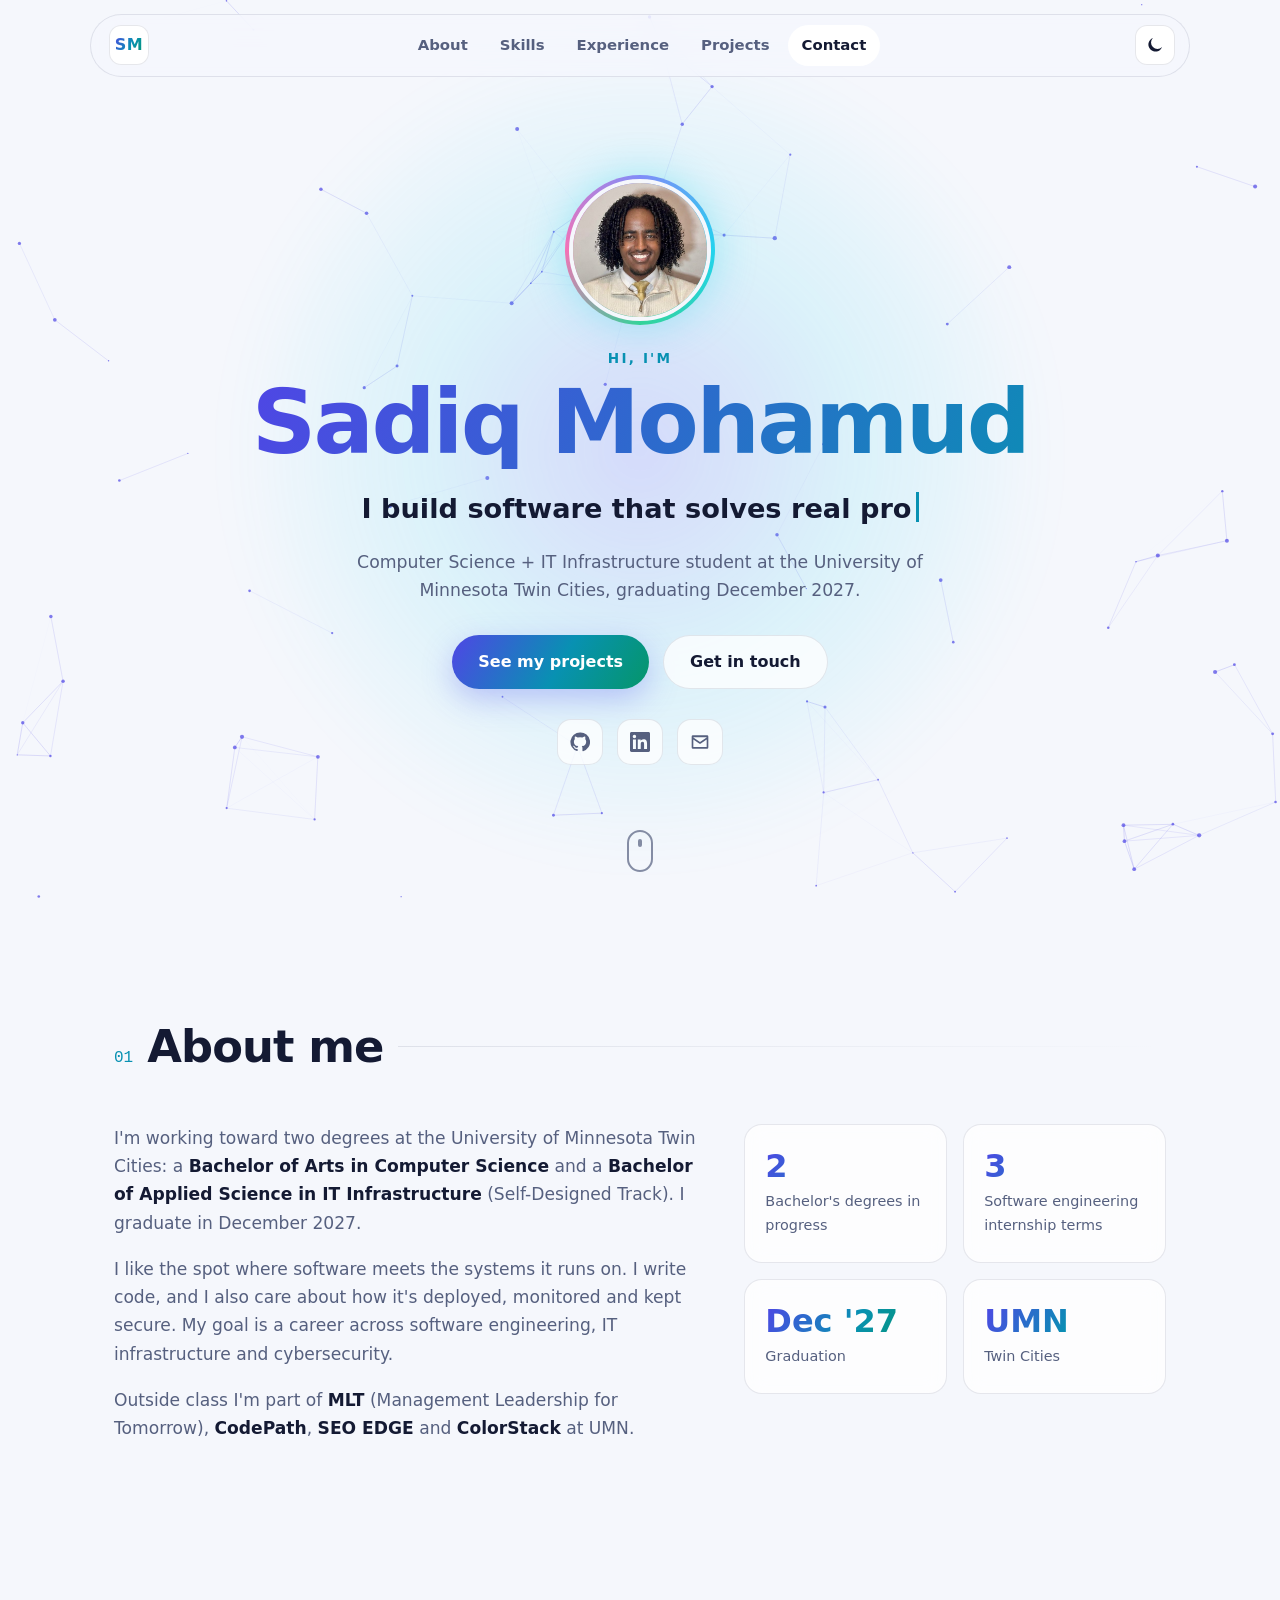
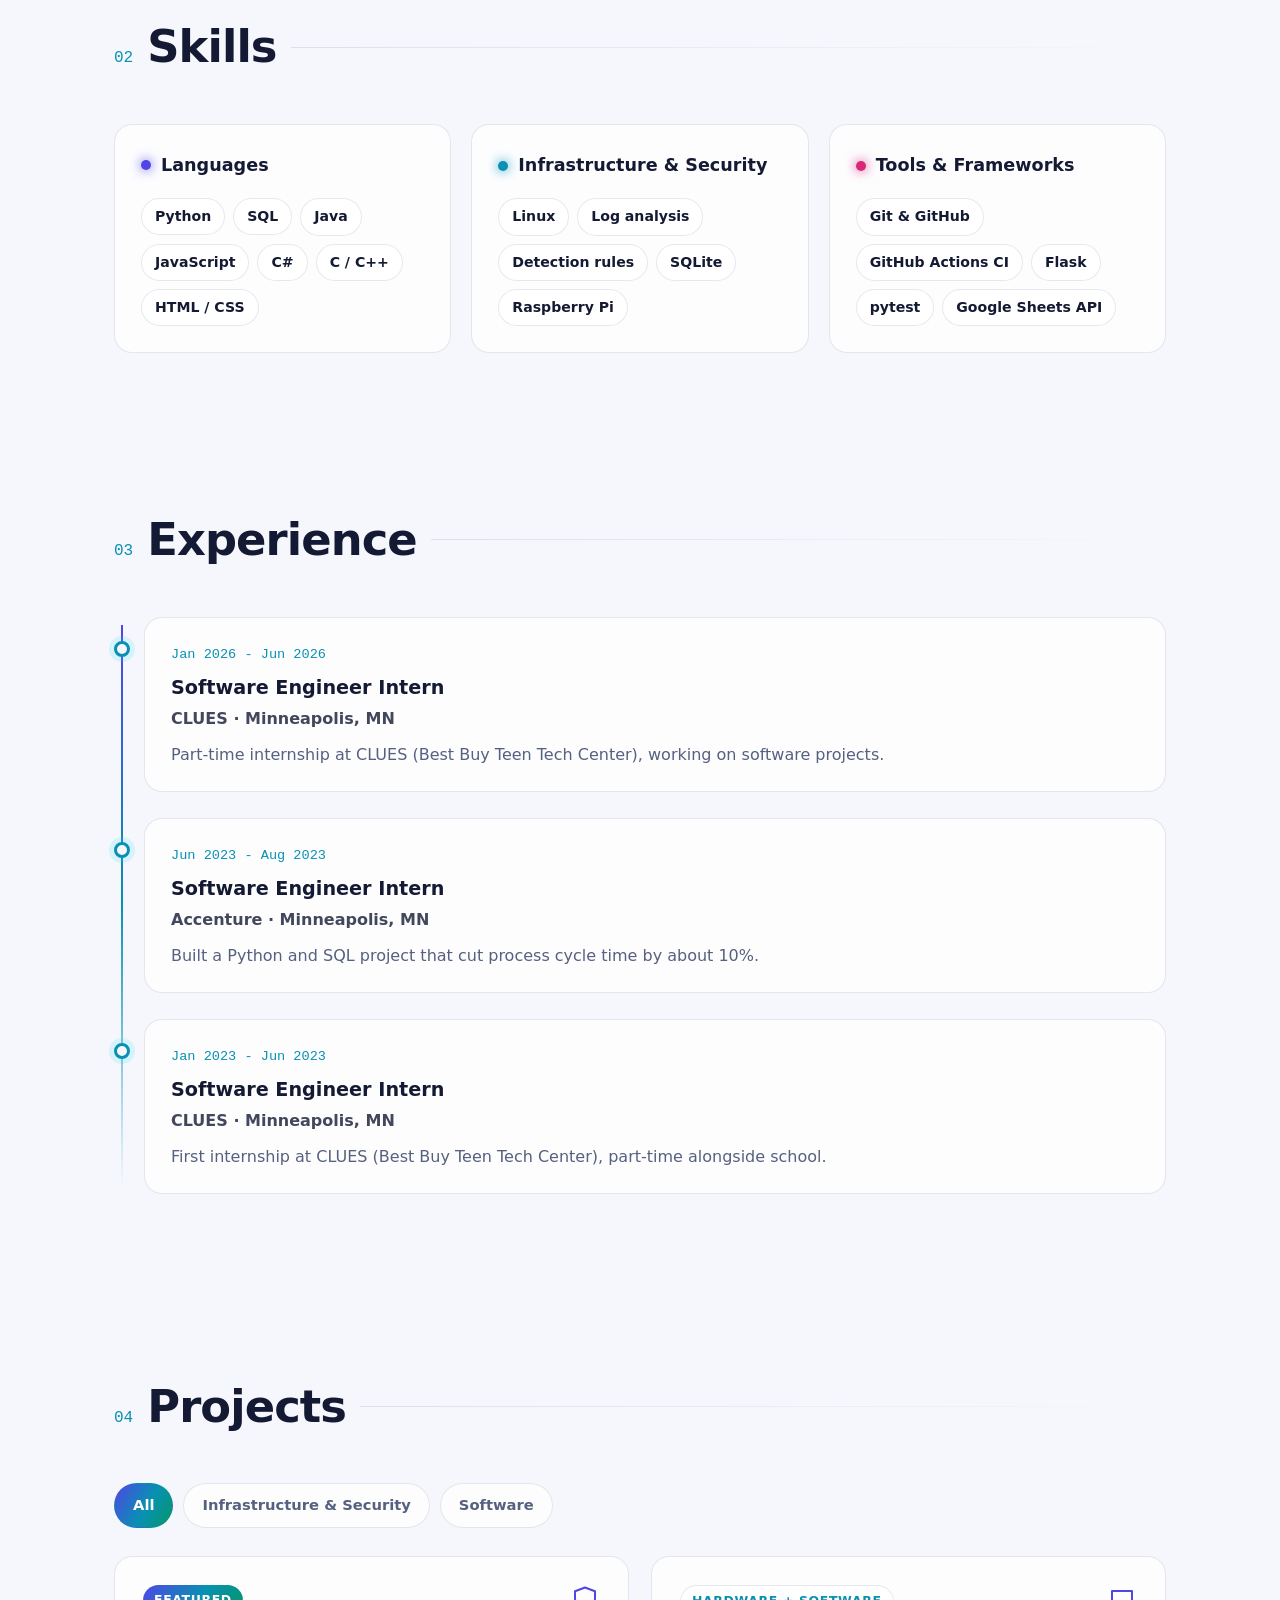
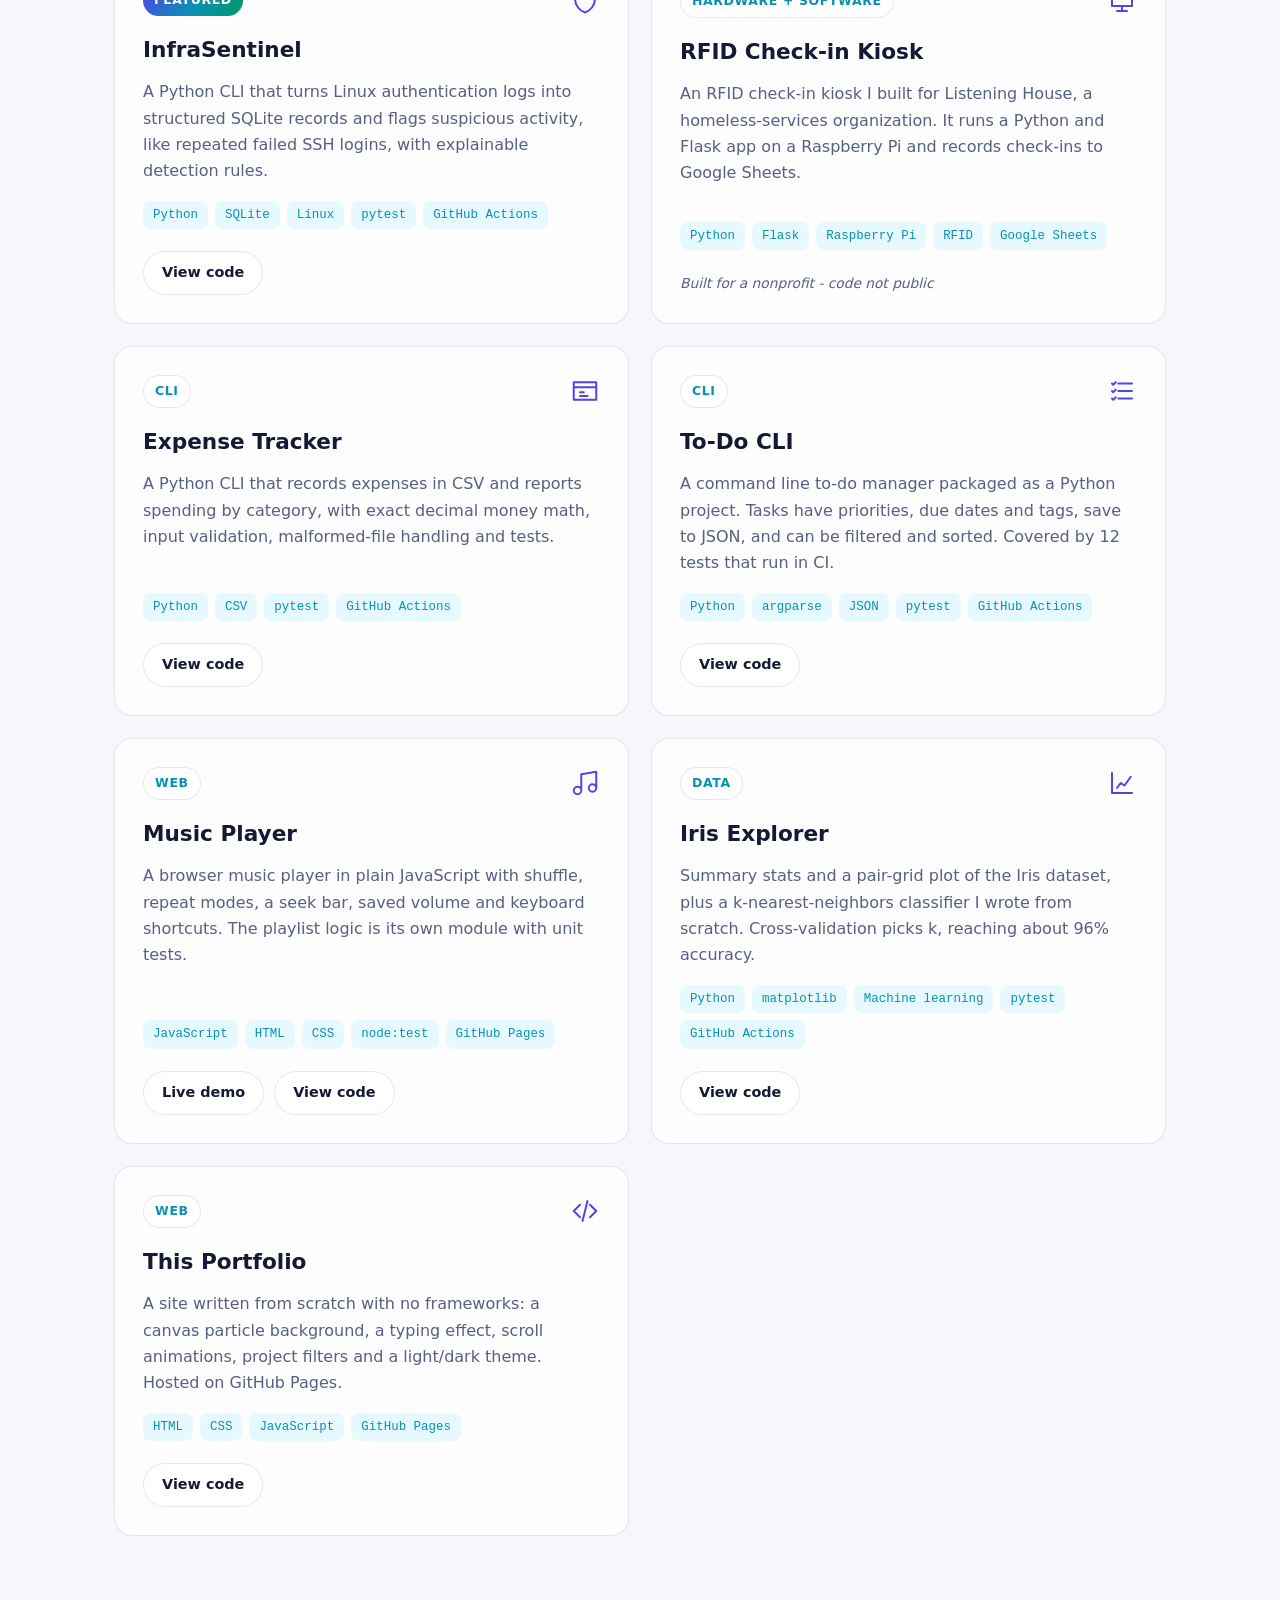
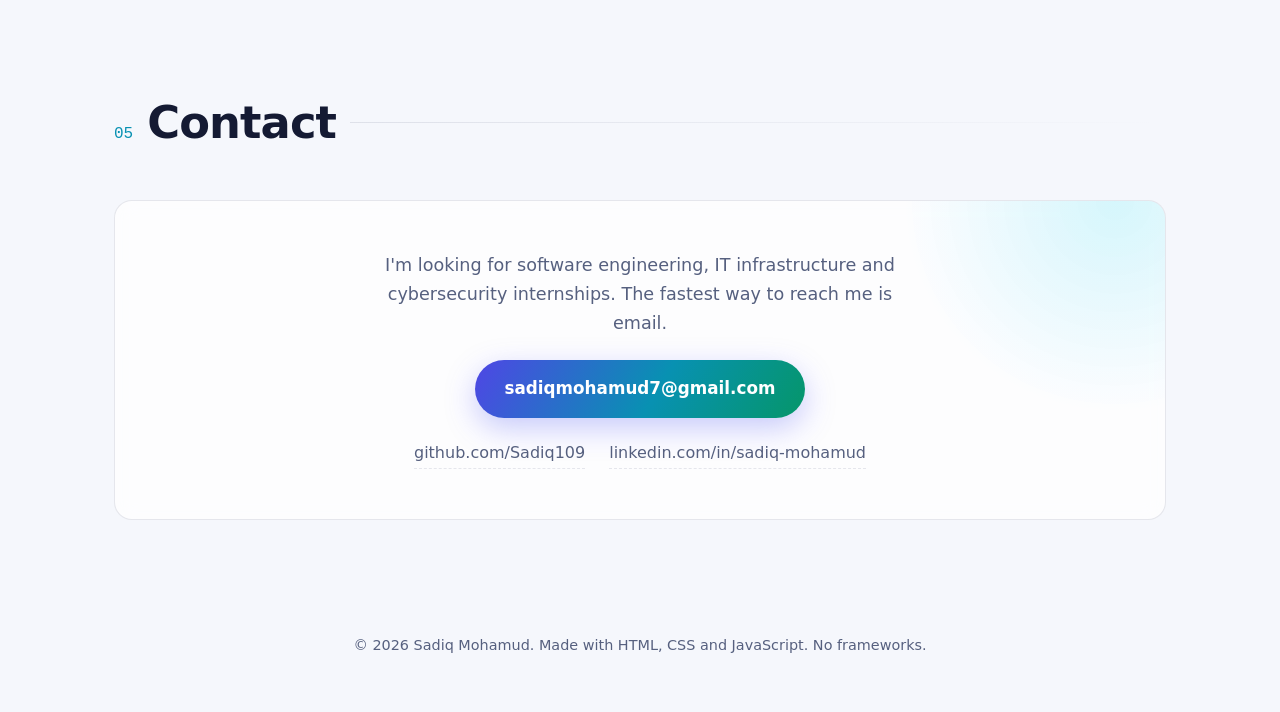
<file: index.html>
<!DOCTYPE html>
<html lang="en" data-theme="dark">
<head>
  <meta charset="UTF-8">
  <meta name="viewport" content="width=device-width, initial-scale=1">
  <title>Sadiq Mohamud | Software, IT Infrastructure &amp; Security</title>
  <meta name="description" content="Sadiq Mohamud - Computer Science and IT Infrastructure student at the University of Minnesota Twin Cities. Software, infrastructure and cybersecurity projects.">
  <meta name="theme-color" content="#0b1020">
  <meta property="og:type" content="website">
  <meta property="og:title" content="Sadiq Mohamud | Software, IT Infrastructure &amp; Security">
  <meta property="og:description" content="CS + IT Infrastructure student at UMN Twin Cities building practical software, infrastructure and security projects.">
  <meta property="og:url" content="https://sadiq109.github.io/portfolio-website/">
  <meta property="og:image" content="https://sadiq109.github.io/portfolio-website/headshot.jpg">
  <meta name="twitter:card" content="summary">
  <link rel="icon" type="image/svg+xml" href="favicon.svg">
  <link rel="stylesheet" href="styles.css">
  <script>
    (function () {
      var saved = localStorage.getItem('theme');
      var theme = saved || (window.matchMedia('(prefers-color-scheme: light)').matches ? 'light' : 'dark');
      document.documentElement.setAttribute('data-theme', theme);
      document.documentElement.classList.add('js');
    })();
  </script>
</head>
<body>
  <div class="progress" id="progress"></div>

  <header class="nav" id="nav">
    <a class="brand" href="#home" aria-label="Back to top"><span>SM</span></a>
    <nav class="nav-links" id="nav-links" aria-label="Main">
      <a href="#about">About</a>
      <a href="#skills">Skills</a>
      <a href="#experience">Experience</a>
      <a href="#projects">Projects</a>
      <a href="#contact">Contact</a>
    </nav>
    <div class="nav-actions">
      <button class="icon-btn" id="theme-toggle" type="button" aria-label="Switch color theme">
        <svg class="sun" viewBox="0 0 24 24" aria-hidden="true"><circle cx="12" cy="12" r="4.5"/><path d="M12 1.5v3M12 19.5v3M1.5 12h3M19.5 12h3M4.6 4.6l2.1 2.1M17.3 17.3l2.1 2.1M4.6 19.4l2.1-2.1M17.3 6.7l2.1-2.1"/></svg>
        <svg class="moon" viewBox="0 0 24 24" aria-hidden="true"><path d="M20.5 14.5A8.5 8.5 0 1 1 9.5 3.5a7 7 0 0 0 11 11z"/></svg>
      </button>
      <button class="icon-btn menu-btn" id="menu-toggle" type="button" aria-label="Open menu" aria-expanded="false">
        <span></span><span></span><span></span>
      </button>
    </div>
  </header>

  <main>
    <section class="hero" id="home">
      <canvas id="particles" aria-hidden="true"></canvas>
      <div class="hero-glow" aria-hidden="true"></div>
      <div class="hero-inner">
        <div class="avatar reveal"><img src="headshot.jpg" alt="Sadiq Mohamud" width="260" height="260"></div>
        <p class="eyebrow reveal">Hi, I'm</p>
        <h1 class="reveal">Sadiq Mohamud</h1>
        <p class="typed-line reveal">I build <span id="typed" class="typed"></span><span class="caret" aria-hidden="true"></span></p>
        <p class="hero-sub reveal">Computer Science + IT Infrastructure student at the University of Minnesota Twin Cities, graduating December 2027.</p>
        <div class="hero-cta reveal">
          <a class="btn primary" href="#projects">See my projects</a>
          <a class="btn ghost" href="#contact">Get in touch</a>
        </div>
        <div class="hero-links reveal">
          <a href="https://github.com/Sadiq109" target="_blank" rel="noopener noreferrer" aria-label="GitHub">
            <svg viewBox="0 0 24 24" aria-hidden="true"><path d="M12 .5a11.5 11.5 0 0 0-3.64 22.41c.58.1.79-.25.79-.56v-2c-3.2.7-3.88-1.37-3.88-1.37-.52-1.33-1.28-1.69-1.28-1.69-1.05-.72.08-.7.08-.7 1.16.08 1.77 1.19 1.77 1.19 1.03 1.77 2.7 1.26 3.36.96.1-.75.4-1.26.73-1.55-2.55-.29-5.24-1.28-5.24-5.68 0-1.26.45-2.28 1.19-3.09-.12-.29-.52-1.46.11-3.05 0 0 .97-.31 3.17 1.18a11 11 0 0 1 5.77 0c2.2-1.49 3.17-1.18 3.17-1.18.63 1.59.23 2.76.11 3.05.74.81 1.19 1.83 1.19 3.09 0 4.41-2.69 5.38-5.26 5.67.41.36.78 1.06.78 2.14v3.17c0 .31.21.67.8.56A11.5 11.5 0 0 0 12 .5z"/></svg>
          </a>
          <a href="https://www.linkedin.com/in/sadiq-mohamud/" target="_blank" rel="noopener noreferrer" aria-label="LinkedIn">
            <svg viewBox="0 0 24 24" aria-hidden="true"><path d="M20.45 20.45h-3.56v-5.57c0-1.33-.02-3.04-1.85-3.04-1.86 0-2.14 1.45-2.14 2.95v5.66H9.34V9h3.42v1.56h.05c.48-.9 1.64-1.85 3.37-1.85 3.6 0 4.27 2.37 4.27 5.46v6.28zM5.34 7.43a2.06 2.06 0 1 1 0-4.13 2.06 2.06 0 0 1 0 4.13zM7.12 20.45H3.56V9h3.56v11.45zM22.22 0H1.77C.79 0 0 .77 0 1.73v20.54C0 23.23.79 24 1.77 24h20.45c.98 0 1.78-.77 1.78-1.73V1.73C24 .77 23.2 0 22.22 0z"/></svg>
          </a>
          <a href="mailto:sadiqmohamud7@gmail.com" aria-label="Email">
            <svg viewBox="0 0 24 24" aria-hidden="true"><path d="M2 5.5A1.5 1.5 0 0 1 3.5 4h17A1.5 1.5 0 0 1 22 5.5v13a1.5 1.5 0 0 1-1.5 1.5h-17A1.5 1.5 0 0 1 2 18.5v-13zm2 .9v.3l8 5.3 8-5.3v-.3H4zm16 2.7-7.45 4.93a1 1 0 0 1-1.1 0L4 9.1V18h16V9.1z"/></svg>
          </a>
        </div>
      </div>
      <a class="scroll-cue" href="#about" aria-label="Scroll to About"><span></span></a>
    </section>

    <section id="about" class="section">
      <div class="section-head reveal">
        <span class="section-num">01</span>
        <h2>About me</h2>
      </div>
      <div class="about-grid">
        <div class="about-text reveal">
          <p>I'm working toward two degrees at the University of Minnesota Twin Cities: a <strong>Bachelor of Arts in Computer Science</strong> and a <strong>Bachelor of Applied Science in IT Infrastructure</strong> (Self-Designed Track). I graduate in December 2027.</p>
          <p>I like the spot where software meets the systems it runs on. I write code, and I also care about how it's deployed, monitored and kept secure. My goal is a career across software engineering, IT infrastructure and cybersecurity.</p>
          <p>Outside class I'm part of <strong>MLT</strong> (Management Leadership for Tomorrow), <strong>CodePath</strong>, <strong>SEO EDGE</strong> and <strong>ColorStack</strong> at UMN.</p>
        </div>
        <div class="stats reveal">
          <div class="stat glass"><span class="stat-num" data-count="2">0</span><span class="stat-label">Bachelor's degrees in progress</span></div>
          <div class="stat glass"><span class="stat-num" data-count="3">0</span><span class="stat-label">Software engineering internship terms</span></div>
          <div class="stat glass"><span class="stat-num">Dec '27</span><span class="stat-label">Graduation</span></div>
          <div class="stat glass"><span class="stat-num">UMN</span><span class="stat-label">Twin Cities</span></div>
        </div>
      </div>
    </section>

    <section id="skills" class="section">
      <div class="section-head reveal">
        <span class="section-num">02</span>
        <h2>Skills</h2>
      </div>
      <div class="skills-grid">
        <div class="skill-card glass reveal">
          <h3><span class="dot d1"></span>Languages</h3>
          <ul class="chips"><li>Python</li><li>SQL</li><li>Java</li><li>JavaScript</li><li>C#</li><li>C / C++</li><li>HTML / CSS</li></ul>
        </div>
        <div class="skill-card glass reveal">
          <h3><span class="dot d2"></span>Infrastructure &amp; Security</h3>
          <ul class="chips"><li>Linux</li><li>Log analysis</li><li>Detection rules</li><li>SQLite</li><li>Raspberry Pi</li></ul>
        </div>
        <div class="skill-card glass reveal">
          <h3><span class="dot d3"></span>Tools &amp; Frameworks</h3>
          <ul class="chips"><li>Git &amp; GitHub</li><li>GitHub Actions CI</li><li>Flask</li><li>pytest</li><li>Google Sheets API</li></ul>
        </div>
      </div>
    </section>

    <section id="experience" class="section">
      <div class="section-head reveal">
        <span class="section-num">03</span>
        <h2>Experience</h2>
      </div>
      <ol class="timeline">
        <li class="t-item reveal">
          <div class="t-dot"></div>
          <div class="t-card glass">
            <span class="t-date">Jan 2026 - Jun 2026</span>
            <h3>Software Engineer Intern</h3>
            <p class="t-org">CLUES &middot; Minneapolis, MN</p>
            <p>Part-time internship at CLUES (Best Buy Teen Tech Center), working on software projects.</p>
          </div>
        </li>
        <li class="t-item reveal">
          <div class="t-dot"></div>
          <div class="t-card glass">
            <span class="t-date">Jun 2023 - Aug 2023</span>
            <h3>Software Engineer Intern</h3>
            <p class="t-org">Accenture &middot; Minneapolis, MN</p>
            <p>Built a Python and SQL project that cut process cycle time by about 10%.</p>
          </div>
        </li>
        <li class="t-item reveal">
          <div class="t-dot"></div>
          <div class="t-card glass">
            <span class="t-date">Jan 2023 - Jun 2023</span>
            <h3>Software Engineer Intern</h3>
            <p class="t-org">CLUES &middot; Minneapolis, MN</p>
            <p>First internship at CLUES (Best Buy Teen Tech Center), part-time alongside school.</p>
          </div>
        </li>
      </ol>
    </section>

    <section id="projects" class="section">
      <div class="section-head reveal">
        <span class="section-num">04</span>
        <h2>Projects</h2>
      </div>
      <div class="filters reveal" role="group" aria-label="Filter projects">
        <button class="filter active" type="button" data-filter="all">All</button>
        <button class="filter" type="button" data-filter="security">Infrastructure &amp; Security</button>
        <button class="filter" type="button" data-filter="software">Software</button>
      </div>
      <div class="projects-grid" id="projects-grid">
        <article class="project glass tilt reveal" data-cat="security">
          <div class="p-top">
            <span class="p-badge">Featured</span>
            <svg class="p-icon" viewBox="0 0 24 24" aria-hidden="true"><path d="M12 2 4 5v6c0 5 3.4 9.5 8 11 4.6-1.5 8-6 8-11V5l-8-3z"/></svg>
          </div>
          <h3>InfraSentinel</h3>
          <p>A Python CLI that turns Linux authentication logs into structured SQLite records and flags suspicious activity, like repeated failed SSH logins, with explainable detection rules.</p>
          <ul class="tags"><li>Python</li><li>SQLite</li><li>Linux</li><li>pytest</li><li>GitHub Actions</li></ul>
          <div class="p-links">
            <a class="btn small" href="https://github.com/Sadiq109/infrasentinel" target="_blank" rel="noopener noreferrer">View code</a>
          </div>
        </article>
        <article class="project glass tilt reveal" data-cat="software security">
          <div class="p-top">
            <span class="p-badge alt">Hardware + Software</span>
            <svg class="p-icon" viewBox="0 0 24 24" aria-hidden="true"><path d="M4 4h16v12H4zM8 20h8M12 16v4"/></svg>
          </div>
          <h3>RFID Check-in Kiosk</h3>
          <p>An RFID check-in kiosk I built for Listening House, a homeless-services organization. It runs a Python and Flask app on a Raspberry Pi and records check-ins to Google Sheets.</p>
          <ul class="tags"><li>Python</li><li>Flask</li><li>Raspberry Pi</li><li>RFID</li><li>Google Sheets</li></ul>
          <div class="p-links"><span class="p-note">Built for a nonprofit - code not public</span></div>
        </article>
        <article class="project glass tilt reveal" data-cat="software">
          <div class="p-top">
            <span class="p-badge alt">CLI</span>
            <svg class="p-icon" viewBox="0 0 24 24" aria-hidden="true"><path d="M3 5h18v14H3zM3 9h18M8 13h3M8 16h6"/></svg>
          </div>
          <h3>Expense Tracker</h3>
          <p>A Python CLI that records expenses in CSV and reports spending by category, with exact decimal money math, input validation, malformed-file handling and tests.</p>
          <ul class="tags"><li>Python</li><li>CSV</li><li>pytest</li><li>GitHub Actions</li></ul>
          <div class="p-links">
            <a class="btn small" href="https://github.com/Sadiq109/expense-tracker" target="_blank" rel="noopener noreferrer">View code</a>
          </div>
        </article>
        <article class="project glass tilt reveal" data-cat="software">
          <div class="p-top">
            <span class="p-badge alt">CLI</span>
            <svg class="p-icon" viewBox="0 0 24 24" aria-hidden="true"><path d="M9 6h11M9 12h11M9 18h11M4 6l1 1 2-2M4 12l1 1 2-2M4 18l1 1 2-2"/></svg>
          </div>
          <h3>To-Do CLI</h3>
          <p>A command line to-do manager packaged as a Python project. Tasks have priorities, due dates and tags, save to JSON, and can be filtered and sorted. Covered by 12 tests that run in CI.</p>
          <ul class="tags"><li>Python</li><li>argparse</li><li>JSON</li><li>pytest</li><li>GitHub Actions</li></ul>
          <div class="p-links">
            <a class="btn small" href="https://github.com/Sadiq109/todo-cli" target="_blank" rel="noopener noreferrer">View code</a>
          </div>
        </article>
        <article class="project glass tilt reveal" data-cat="software">
          <div class="p-top">
            <span class="p-badge alt">Web</span>
            <svg class="p-icon" viewBox="0 0 24 24" aria-hidden="true"><path d="M9 18V5l12-2v13M9 18a3 3 0 1 1-6 0 3 3 0 0 1 6 0zM21 16a3 3 0 1 1-6 0 3 3 0 0 1 6 0z"/></svg>
          </div>
          <h3>Music Player</h3>
          <p>A browser music player in plain JavaScript with shuffle, repeat modes, a seek bar, saved volume and keyboard shortcuts. The playlist logic is its own module with unit tests.</p>
          <ul class="tags"><li>JavaScript</li><li>HTML</li><li>CSS</li><li>node:test</li><li>GitHub Pages</li></ul>
          <div class="p-links">
            <a class="btn small" href="https://sadiq109.github.io/music-player/" target="_blank" rel="noopener noreferrer">Live demo</a>
            <a class="btn small ghost" href="https://github.com/Sadiq109/music-player" target="_blank" rel="noopener noreferrer">View code</a>
          </div>
        </article>
        <article class="project glass tilt reveal" data-cat="software">
          <div class="p-top">
            <span class="p-badge alt">Data</span>
            <svg class="p-icon" viewBox="0 0 24 24" aria-hidden="true"><path d="M4 20V4M4 20h16M8 16l3-4 3 2 5-7"/></svg>
          </div>
          <h3>Iris Explorer</h3>
          <p>Summary stats and a pair-grid plot of the Iris dataset, plus a k-nearest-neighbors classifier I wrote from scratch. Cross-validation picks k, reaching about 96% accuracy.</p>
          <ul class="tags"><li>Python</li><li>matplotlib</li><li>Machine learning</li><li>pytest</li><li>GitHub Actions</li></ul>
          <div class="p-links">
            <a class="btn small" href="https://github.com/Sadiq109/Sadiq-visualization" target="_blank" rel="noopener noreferrer">View code</a>
          </div>
        </article>
        <article class="project glass tilt reveal" data-cat="software">
          <div class="p-top">
            <span class="p-badge alt">Web</span>
            <svg class="p-icon" viewBox="0 0 24 24" aria-hidden="true"><path d="m8 7-5 5 5 5M16 7l5 5-5 5M14 4l-4 16"/></svg>
          </div>
          <h3>This Portfolio</h3>
          <p>A site written from scratch with no frameworks: a canvas particle background, a typing effect, scroll animations, project filters and a light/dark theme. Hosted on GitHub Pages.</p>
          <ul class="tags"><li>HTML</li><li>CSS</li><li>JavaScript</li><li>GitHub Pages</li></ul>
          <div class="p-links">
            <a class="btn small" href="https://github.com/Sadiq109/portfolio-website" target="_blank" rel="noopener noreferrer">View code</a>
          </div>
        </article>
      </div>
    </section>

    <section id="contact" class="section">
      <div class="section-head reveal">
        <span class="section-num">05</span>
        <h2>Contact</h2>
      </div>
      <div class="contact-card glass reveal">
        <p class="contact-lead">I'm looking for software engineering, IT infrastructure and cybersecurity internships. The fastest way to reach me is email.</p>
        <a class="btn primary big" href="mailto:sadiqmohamud7@gmail.com">sadiqmohamud7@gmail.com</a>
        <div class="contact-links">
          <a href="https://github.com/Sadiq109" target="_blank" rel="noopener noreferrer">github.com/Sadiq109</a>
          <a href="https://www.linkedin.com/in/sadiq-mohamud/" target="_blank" rel="noopener noreferrer">linkedin.com/in/sadiq-mohamud</a>
        </div>
      </div>
    </section>
  </main>

  <footer class="footer">
    <p>&copy; <span id="year">2026</span> Sadiq Mohamud. Made with HTML, CSS and JavaScript. No frameworks.</p>
  </footer>

  <script src="script.js"></script>
</body>
</html>
</file>
<file: styles.css>
:root {
  --bg: #0b1020;
  --bg-2: #111831;
  --surface: rgba(255, 255, 255, 0.05);
  --surface-strong: rgba(255, 255, 255, 0.09);
  --border: rgba(255, 255, 255, 0.10);
  --text: #e6e9f5;
  --muted: #9aa3c0;
  --accent: #818cf8;
  --accent-2: #22d3ee;
  --accent-3: #f472b6;
  --grad: linear-gradient(120deg, #818cf8 0%, #22d3ee 55%, #34d399 100%);
  --shadow: 0 20px 50px rgba(0, 0, 0, 0.35);
  --nav-bg: rgba(11, 16, 32, 0.6);
  --radius: 18px;
}
[data-theme="light"] {
  --bg: #f5f7fc;
  --bg-2: #eaeefa;
  --surface: rgba(255, 255, 255, 0.75);
  --surface-strong: rgba(255, 255, 255, 0.95);
  --border: rgba(20, 30, 70, 0.10);
  --text: #141a33;
  --muted: #56607f;
  --accent: #4f46e5;
  --accent-2: #0891b2;
  --accent-3: #db2777;
  --grad: linear-gradient(120deg, #4f46e5 0%, #0891b2 55%, #059669 100%);
  --shadow: 0 18px 40px rgba(30, 40, 90, 0.12);
  --nav-bg: rgba(245, 247, 252, 0.7);
}

* { box-sizing: border-box; }
html { scroll-behavior: smooth; scroll-padding-top: 80px; }
body {
  margin: 0;
  font-family: "Inter", "Segoe UI", system-ui, -apple-system, Roboto, Helvetica, Arial, sans-serif;
  background: var(--bg);
  color: var(--text);
  line-height: 1.65;
  -webkit-font-smoothing: antialiased;
  transition: background 0.4s ease, color 0.4s ease;
  overflow-x: hidden;
}
a { color: inherit; }
strong { color: var(--text); font-weight: 650; }

.progress {
  position: fixed; top: 0; left: 0; height: 3px; width: 0;
  background: var(--grad); z-index: 100;
}

/* Nav */
.nav {
  position: fixed; top: 14px; left: 50%; transform: translateX(-50%);
  width: min(1100px, calc(100% - 28px));
  display: flex; align-items: center; justify-content: space-between;
  padding: 10px 14px 10px 18px;
  background: var(--nav-bg);
  backdrop-filter: blur(14px) saturate(160%);
  -webkit-backdrop-filter: blur(14px) saturate(160%);
  border: 1px solid var(--border);
  border-radius: 999px;
  z-index: 50;
  transition: box-shadow 0.3s ease, top 0.3s ease;
}
.nav.scrolled { box-shadow: var(--shadow); top: 10px; }
.brand {
  font-weight: 800; letter-spacing: 0.04em; text-decoration: none;
  display: grid; place-items: center; width: 40px; height: 40px; border-radius: 12px;
  background: var(--surface-strong); border: 1px solid var(--border);
}
.brand span { background: var(--grad); -webkit-background-clip: text; background-clip: text; color: transparent; }
.nav-links { display: flex; gap: 4px; }
.nav-links a {
  position: relative; text-decoration: none; color: var(--muted);
  font-size: 0.93rem; font-weight: 550; padding: 8px 14px; border-radius: 999px;
  transition: color 0.2s ease, background 0.2s ease;
}
.nav-links a:hover { color: var(--text); }
.nav-links a.active { color: var(--text); background: var(--surface-strong); }
.nav-actions { display: flex; gap: 8px; align-items: center; }
.icon-btn {
  width: 40px; height: 40px; border-radius: 12px; border: 1px solid var(--border);
  background: var(--surface-strong); color: var(--text); cursor: pointer;
  display: grid; place-items: center; transition: transform 0.2s ease;
}
.icon-btn:hover { transform: translateY(-2px); }
.icon-btn svg { width: 20px; height: 20px; fill: none; stroke: currentColor; stroke-width: 1.8; stroke-linecap: round; }
.icon-btn .moon { fill: currentColor; stroke: none; }
[data-theme="dark"] .icon-btn .moon { display: none; }
[data-theme="light"] .icon-btn .sun { display: none; }
.menu-btn { display: none; flex-direction: column; align-items: center; justify-content: center; gap: 4px; }
.menu-btn span { display: block; width: 18px; height: 2px; background: currentColor; border-radius: 2px; transition: transform 0.25s ease, opacity 0.25s ease; }
.menu-btn[aria-expanded="true"] span:nth-child(1) { transform: translateY(6px) rotate(45deg); }
.menu-btn[aria-expanded="true"] span:nth-child(2) { opacity: 0; }
.menu-btn[aria-expanded="true"] span:nth-child(3) { transform: translateY(-6px) rotate(-45deg); }

/* Hero */
.hero {
  position: relative; min-height: 100vh; min-height: 100svh;
  display: grid; place-items: center; text-align: center;
  padding: 120px 20px 80px; overflow: hidden;
}
#particles { position: absolute; inset: 0; width: 100%; height: 100%; }
.hero-glow {
  position: absolute; width: 900px; height: 900px; max-width: 160vw;
  background: radial-gradient(circle, rgba(129, 140, 248, 0.28) 0%, rgba(34, 211, 238, 0.12) 35%, transparent 65%);
  filter: blur(20px); animation: float 14s ease-in-out infinite; pointer-events: none;
}
@keyframes float {
  0%, 100% { transform: translate(-6%, -4%) scale(1); }
  50% { transform: translate(6%, 5%) scale(1.08); }
}
.hero-inner { position: relative; max-width: 820px; }
.eyebrow { color: var(--accent-2); font-weight: 650; letter-spacing: 0.16em; text-transform: uppercase; font-size: 0.85rem; margin: 0 0 8px; }
.hero h1 {
  font-size: clamp(2.8rem, 8vw, 5.6rem); line-height: 1.02; margin: 0 0 18px; letter-spacing: -0.03em;
  background: var(--grad); background-size: 200% 200%;
  -webkit-background-clip: text; background-clip: text; color: transparent;
  animation: shimmer 8s ease-in-out infinite;
}
@keyframes shimmer { 0%, 100% { background-position: 0% 50%; } 50% { background-position: 100% 50%; } }
.typed-line { font-size: clamp(1.2rem, 3vw, 1.7rem); font-weight: 600; margin: 0 0 16px; min-height: 1.6em; }
.typed { color: var(--text); }
.caret { display: inline-block; width: 3px; height: 1.1em; background: var(--accent-2); margin-left: 4px; vertical-align: -0.15em; animation: blink 1s steps(1) infinite; }
@keyframes blink { 50% { opacity: 0; } }
.hero-sub { color: var(--muted); font-size: 1.08rem; max-width: 620px; margin: 0 auto 30px; }
.hero-cta { display: flex; gap: 14px; justify-content: center; flex-wrap: wrap; }
.hero-links { display: flex; gap: 14px; justify-content: center; margin-top: 30px; }
.hero-links a {
  width: 46px; height: 46px; border-radius: 14px; display: grid; place-items: center;
  background: var(--surface); border: 1px solid var(--border); color: var(--muted);
  transition: transform 0.25s ease, color 0.25s ease, border-color 0.25s ease;
}
.hero-links a:hover { transform: translateY(-4px); color: var(--text); border-color: var(--accent); }
.hero-links svg { width: 20px; height: 20px; fill: currentColor; }
.scroll-cue { position: absolute; bottom: 28px; left: 50%; transform: translateX(-50%); width: 26px; height: 42px; border: 2px solid var(--muted); border-radius: 14px; opacity: 0.7; }
.scroll-cue span { position: absolute; top: 7px; left: 50%; width: 4px; height: 8px; margin-left: -2px; border-radius: 2px; background: var(--muted); animation: cue 1.8s ease-in-out infinite; }
@keyframes cue { 0% { opacity: 0; transform: translateY(0); } 40% { opacity: 1; } 100% { opacity: 0; transform: translateY(14px); } }

.avatar {
  position: relative; width: 150px; height: 150px; margin: 0 auto 22px; border-radius: 50%; padding: 4px;
  background: conic-gradient(from 0deg, #818cf8, #22d3ee, #34d399, #f472b6, #818cf8);
  animation: spin 8s linear infinite; box-shadow: 0 0 40px rgba(34, 211, 238, 0.35);
}
.avatar img {
  display: block; width: 100%; height: 100%; border-radius: 50%; object-fit: cover;
  border: 4px solid var(--bg); animation: spin 8s linear infinite reverse;
}
@keyframes spin { to { transform: rotate(360deg); } }
@media (max-width: 720px) { .avatar { width: 120px; height: 120px; } }

/* Buttons */
.btn {
  display: inline-flex; align-items: center; justify-content: center; gap: 8px;
  padding: 13px 26px; border-radius: 999px; font-weight: 650; text-decoration: none;
  border: 1px solid var(--border); transition: transform 0.25s ease, box-shadow 0.25s ease, background 0.25s ease;
}
.btn:hover { transform: translateY(-3px); }
.btn.primary { background: var(--grad); color: #fff; border: none; box-shadow: 0 10px 30px rgba(99, 102, 241, 0.35); }
.btn.primary:hover { box-shadow: 0 14px 38px rgba(34, 211, 238, 0.35); }
.btn.ghost { background: var(--surface); color: var(--text); }
.btn.small { padding: 9px 18px; font-size: 0.9rem; background: var(--surface-strong); color: var(--text); }
.btn.big { font-size: 1.05rem; padding: 15px 30px; word-break: break-all; }

/* Sections */
.section { max-width: 1100px; margin: 0 auto; padding: 110px 24px 40px; }
.section-head { display: flex; align-items: baseline; gap: 14px; margin-bottom: 40px; }
.section-head h2 { font-size: clamp(2rem, 4.5vw, 2.8rem); margin: 0; letter-spacing: -0.02em; }
.section-num { font-family: ui-monospace, "SFMono-Regular", Menlo, Consolas, monospace; color: var(--accent-2); font-size: 1rem; }
.section-head::after { content: ""; flex: 1; height: 1px; background: linear-gradient(90deg, var(--border), transparent); align-self: center; }
.glass {
  background: var(--surface); border: 1px solid var(--border); border-radius: var(--radius);
  backdrop-filter: blur(10px); -webkit-backdrop-filter: blur(10px);
}

/* About */
.about-grid { display: grid; grid-template-columns: 1.4fr 1fr; gap: 40px; align-items: start; }
.about-text p { color: var(--muted); font-size: 1.07rem; margin: 0 0 18px; }
.stats { display: grid; grid-template-columns: 1fr 1fr; gap: 16px; }
.stat { padding: 24px 20px; display: flex; flex-direction: column; gap: 6px; transition: transform 0.3s ease, border-color 0.3s ease; }
.stat:hover { transform: translateY(-4px); border-color: var(--accent); }
.stat-num { font-size: 2rem; font-weight: 800; background: var(--grad); -webkit-background-clip: text; background-clip: text; color: transparent; line-height: 1.1; }
.stat-label { color: var(--muted); font-size: 0.9rem; }

/* Skills */
.skills-grid { display: grid; grid-template-columns: repeat(3, 1fr); gap: 20px; }
.skill-card { padding: 26px; transition: transform 0.3s ease, border-color 0.3s ease; }
.skill-card:hover { transform: translateY(-6px); border-color: var(--accent); }
.skill-card h3 { margin: 0 0 18px; font-size: 1.1rem; display: flex; align-items: center; gap: 10px; }
.dot { width: 10px; height: 10px; border-radius: 50%; }
.d1 { background: var(--accent); box-shadow: 0 0 12px var(--accent); }
.d2 { background: var(--accent-2); box-shadow: 0 0 12px var(--accent-2); }
.d3 { background: var(--accent-3); box-shadow: 0 0 12px var(--accent-3); }
.chips { list-style: none; padding: 0; margin: 0; display: flex; flex-wrap: wrap; gap: 8px; }
.chips li {
  padding: 6px 13px; border-radius: 999px; font-size: 0.88rem; font-weight: 550;
  background: var(--surface-strong); border: 1px solid var(--border);
  transition: transform 0.2s ease, border-color 0.2s ease;
}
.chips li:hover { transform: translateY(-2px); border-color: var(--accent-2); }

/* Timeline */
.timeline { list-style: none; margin: 0; padding: 0 0 0 30px; position: relative; }
.timeline::before { content: ""; position: absolute; left: 7px; top: 8px; bottom: 8px; width: 2px; background: linear-gradient(var(--accent), var(--accent-2), transparent); }
.t-item { position: relative; margin-bottom: 26px; }
.t-dot { position: absolute; left: -30px; top: 24px; width: 16px; height: 16px; border-radius: 50%; background: var(--bg); border: 3px solid var(--accent-2); box-shadow: 0 0 0 5px rgba(34, 211, 238, 0.15); }
.t-card { padding: 22px 26px; transition: transform 0.3s ease, border-color 0.3s ease; }
.t-card:hover { transform: translateX(6px); border-color: var(--accent); }
.t-date { font-family: ui-monospace, Menlo, Consolas, monospace; font-size: 0.85rem; color: var(--accent-2); }
.t-card h3 { margin: 6px 0 2px; font-size: 1.2rem; }
.t-org { margin: 0 0 10px; color: var(--text); opacity: 0.8; font-weight: 550; }
.t-card p:last-child { margin: 0; color: var(--muted); }

/* Projects */
.filters { display: flex; flex-wrap: wrap; gap: 10px; margin-bottom: 28px; }
.filter {
  padding: 9px 18px; border-radius: 999px; border: 1px solid var(--border);
  background: var(--surface); color: var(--muted); font: inherit; font-weight: 600; font-size: 0.92rem; cursor: pointer;
  transition: all 0.25s ease;
}
.filter:hover { color: var(--text); }
.filter.active { background: var(--grad); color: #fff; border-color: transparent; }
.projects-grid { display: grid; grid-template-columns: repeat(2, 1fr); gap: 22px; }
.project {
  padding: 28px; display: flex; flex-direction: column; gap: 12px; position: relative; overflow: hidden;
  transform-style: preserve-3d; transition: transform 0.2s ease-out, border-color 0.3s ease, opacity 0.35s ease;
  will-change: transform;
}
.project::before {
  content: ""; position: absolute; inset: 0; pointer-events: none; opacity: 0; transition: opacity 0.3s ease;
  background: radial-gradient(400px circle at var(--mx, 50%) var(--my, 50%), rgba(129, 140, 248, 0.18), transparent 45%);
}
.project:hover { border-color: var(--accent); }
.project:hover::before { opacity: 1; }
.project.hide { display: none; }
.p-top { display: flex; justify-content: space-between; align-items: center; }
.p-badge { font-size: 0.78rem; font-weight: 700; letter-spacing: 0.05em; text-transform: uppercase; padding: 5px 11px; border-radius: 999px; background: var(--grad); color: #fff; }
.p-badge.alt { background: var(--surface-strong); color: var(--accent-2); border: 1px solid var(--border); }
.p-icon { width: 30px; height: 30px; fill: none; stroke: var(--accent); stroke-width: 1.6; stroke-linecap: round; stroke-linejoin: round; }
.project h3 { margin: 4px 0 0; font-size: 1.35rem; }
.project > p { margin: 0; color: var(--muted); flex: 1; }
.tags { list-style: none; display: flex; flex-wrap: wrap; gap: 7px; padding: 0; margin: 4px 0; }
.tags li { font-family: ui-monospace, Menlo, Consolas, monospace; font-size: 0.78rem; padding: 4px 10px; border-radius: 8px; background: rgba(34, 211, 238, 0.10); color: var(--accent-2); }
.p-links { display: flex; gap: 10px; align-items: center; margin-top: 6px; }
.p-note { font-size: 0.86rem; color: var(--muted); font-style: italic; }

/* Contact */
.contact-card { padding: 50px 30px; text-align: center; display: flex; flex-direction: column; align-items: center; gap: 22px; position: relative; overflow: hidden; }
.contact-card::after { content: ""; position: absolute; width: 500px; height: 500px; right: -200px; top: -250px; background: radial-gradient(circle, rgba(34, 211, 238, 0.18), transparent 60%); pointer-events: none; }
.contact-lead { color: var(--muted); font-size: 1.1rem; max-width: 560px; margin: 0; }
.contact-links { display: flex; gap: 24px; flex-wrap: wrap; justify-content: center; }
.contact-links a { color: var(--muted); text-decoration: none; border-bottom: 1px dashed var(--border); padding-bottom: 2px; transition: color 0.2s ease; }
.contact-links a:hover { color: var(--text); }

.footer { text-align: center; padding: 60px 20px 40px; color: var(--muted); font-size: 0.9rem; }

/* Reveal */
.js .reveal { opacity: 0; transform: translateY(28px); transition: opacity 0.8s cubic-bezier(.2,.7,.2,1), transform 0.8s cubic-bezier(.2,.7,.2,1); }
.js .reveal.in { opacity: 1; transform: none; }
.project.reveal.in { transition: transform 0.2s ease-out, border-color 0.3s ease, opacity 0.8s ease; }

/* Mobile */
@media (max-width: 860px) {
  .about-grid { grid-template-columns: 1fr; }
  .skills-grid { grid-template-columns: 1fr; }
  .projects-grid { grid-template-columns: 1fr; }
}
@media (max-width: 720px) {
  .menu-btn { display: flex; }
  .nav { border-radius: 20px; }
  .nav-links {
    position: absolute; top: calc(100% + 10px); left: 0; right: 0;
    flex-direction: column; padding: 10px;
    background: var(--bg); box-shadow: var(--shadow); backdrop-filter: blur(16px); -webkit-backdrop-filter: blur(16px);
    border: 1px solid var(--border); border-radius: 18px;
    opacity: 0; transform: translateY(-10px); pointer-events: none; transition: opacity 0.25s ease, transform 0.25s ease;
  }
  .nav-links.open { opacity: 1; transform: none; pointer-events: auto; }
  .nav-links a { padding: 12px 16px; }
  .section { padding: 90px 18px 30px; }
  .stats { grid-template-columns: 1fr 1fr; }
  .stat-num { font-size: 1.6rem; }
}

@media (prefers-reduced-motion: reduce) {
  *, *::before, *::after { animation: none !important; transition: none !important; scroll-behavior: auto !important; }
  .js .reveal { opacity: 1; transform: none; }
}
</file>
